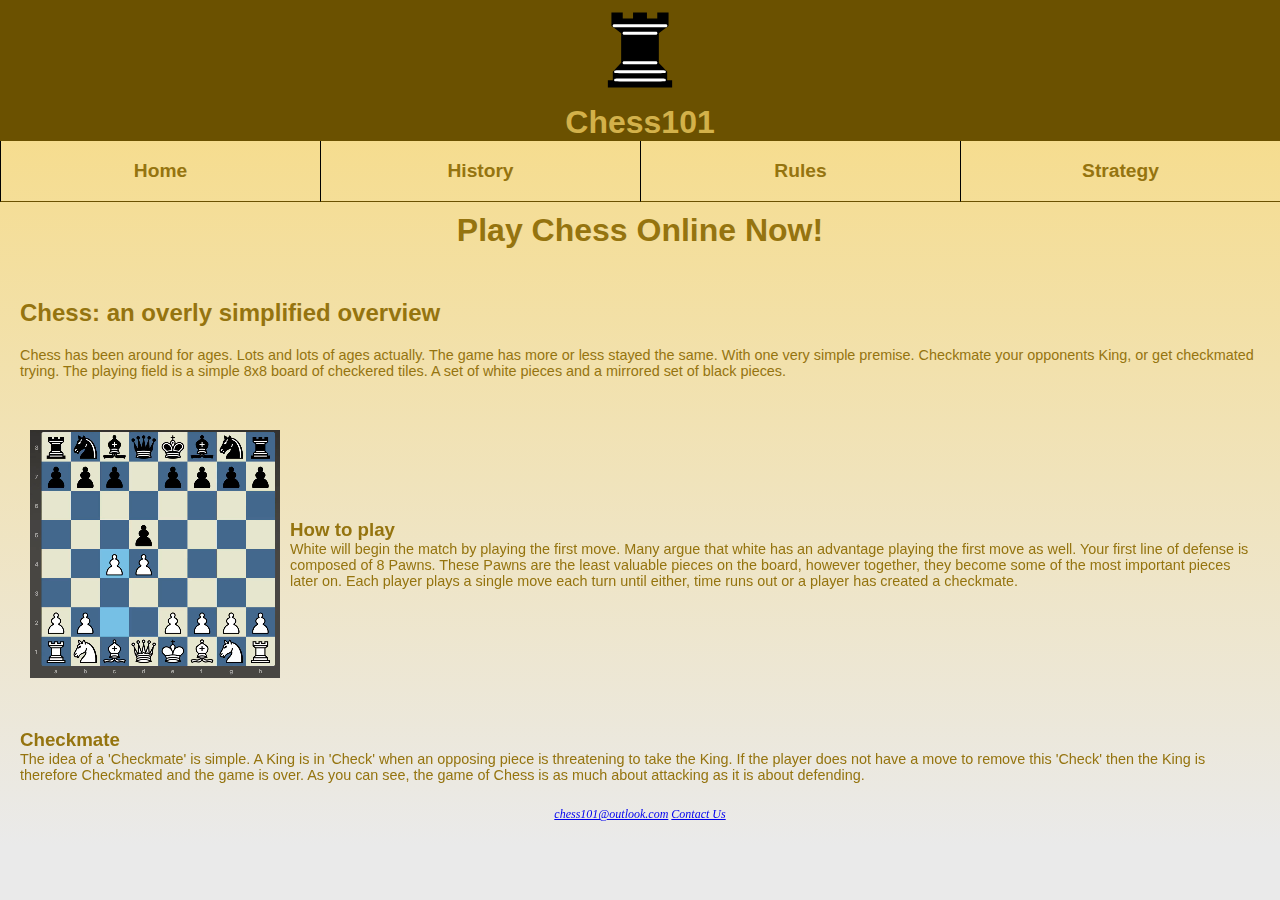
<file: index.html>
<!DOCTYPE html>
<html lang="en">

<head>
    <title>Chess101 - Home</title>
    <meta charset="UTF-8">
    <meta name="viewport" content="width=device-width,initial-scale=1">
    <meta name="description" content="An overview of chess and chess history">
    <link rel="stylesheet" href="styles.css">
</head>

<body>
    <div id="wrapper">
        <header>
            <a href="index.html">
                <img id="rookLogo" src="/assets/rookLogo.svg" alt="image of rook piece">
                <h1>Chess101</h1>
            </a>
        </header>

        <nav>
            <ul>
                <li><a href="index.html">Home</a></li>
                <li><a href="history.html">History</a></li>
                <li><a href="rules.html">Rules</a></li>
                <li><a href="strategy.html">Strategy</a></li>
            </ul>
        </nav>

        <main>
            <a href="https://www.chess.com" id="play-now">
                <h1>Play Chess Online Now!</h1>
            </a>

            <div class="heading">
                <h2>Chess: an overly simplified overview</h2>
                <p>
                    Chess has been around for ages. Lots and lots of ages actually. The game has more or less stayed
                    the same. With one very simple premise. Checkmate your opponents King, or get checkmated trying.
                    The playing field is a simple 8x8 board of checkered tiles. A set of white pieces and a
                    mirrored set of black pieces.
                </p>
            </div>

            <div class="subheading main-img-container">
                <video autoplay loop muted poster="assets/ChessboardStart.png" class="main-img">
                    <source src="assets/chessVideo.mp4" type="video/mp4">
                    <source src="assets/chessVideo.mov" type="video/mov">
                </video>
                <div id="main-img-subheading">
                    <h3>How to play</h3>
                    <p>
                        White will begin the match by playing the first move. Many argue that white has an advantage
                        playing the first move as well. Your first line of defense is composed of 8 Pawns. These Pawns
                        are the least valuable pieces on the board, however together, they become some of the most
                        important pieces later on. Each player plays a single move each turn until either, time runs out
                        or
                        a player has created a checkmate.
                    </p>
                </div>
            </div>

            <div class="subheading">
                <h3>Checkmate</h3>
                <p>
                    The idea of a 'Checkmate' is simple. A King is in 'Check' when an opposing piece is threatening
                    to take the King. If the player does not have a move to remove this 'Check' then the King is
                    therefore
                    Checkmated and the game is over. As you can see, the game of Chess is as much about attacking as it
                    is about
                    defending.
                </p>
            </div>
        </main>

        <footer>
            <a href="mailto:chess101@outlook.com">chess101@outlook.com</a>
            <a href="contact.html">Contact Us</a>
        </footer>
    </div>
</body>

</html>
</file>
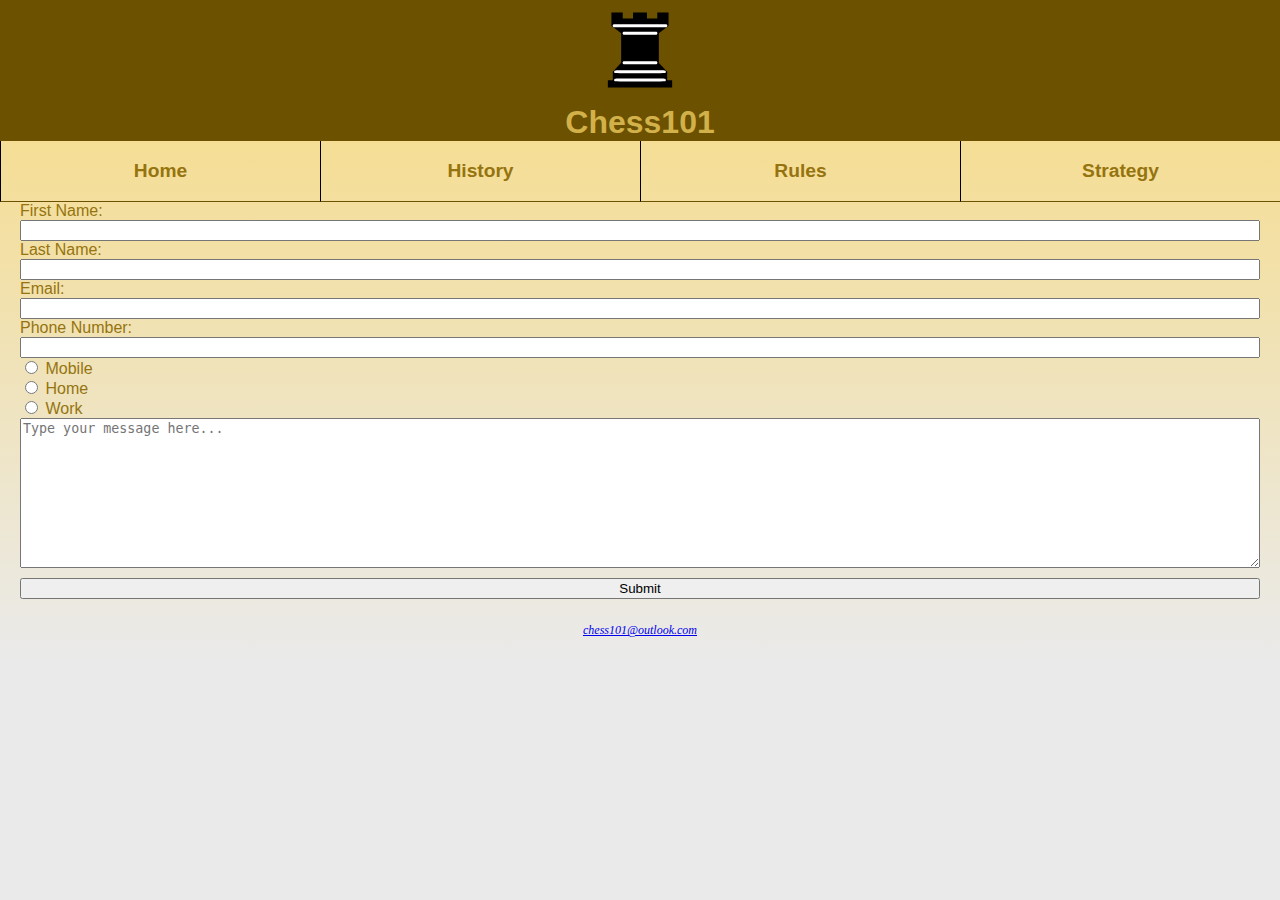
<file: contact.html>
<!DOCTYPE html>
<html lang="en">

<head>
    <title>Chess101 - Contact Us</title>
    <meta charset="UTF-8">
    <meta name="viewport" content="width=device-width,initial-scale=1">
    <meta name="description" content="Contact Us Chess101.com">
    <link rel="stylesheet" href="styles.css">
</head>

<body>
    <div id="wrapper">
        <header>
            <a href="index.html">
                <img id="rookLogo" src="/assets/rookLogo.svg" alt="image of rook piece">
                <h1>Chess101</h1>
            </a>
        </header>

        <nav>
            <ul>
                <li><a href="index.html">Home</a></li>
                <li><a href="history.html">History</a></li>
                <li><a href="rules.html">Rules</a></li>
                <li><a href="strategy.html">Strategy</a></li>
            </ul>
        </nav>

        <main>
            <form action="#">
                <label for="FirstName">First Name: </label>
                <input name="FirstName" type="text" id="FirstName">

                <label for="LastName">Last Name: </label>
                <input name="LastName" type="text" id="LastName">

                <label for="Email">Email: </label>
                <input name="Email" type="email" id="Email">


                <label for="PhoneNumber">Phone Number: </label>
                <input name="PhoneNumber" type="tel" id="PhoneNumber">

                <div id="form-phone-container">
                    <div>
                        <input type="radio" name="PhoneType" value="Mobile" id="Mobile">
                        <label for="Mobile">Mobile</label>
                    </div>
                    <div>
                        <input type="radio" name="PhoneType" value="Home" id="Home">
                        <label for="Home">Home</label>
                    </div>
                    <div>
                        <input type="radio" name="PhoneType" value="Work" id="Work">
                        <label for="Work">Work</label>
                    </div>
                </div>

                <textarea name="message" placeholder="Type your message here..."></textarea>

                <input type="submit">
            </form>
        </main>

        <footer>
            <a href="mailto:chess101@outlook.com">chess101@outlook.com</a>
        </footer>
    </div>
</body>

</html>
</file>
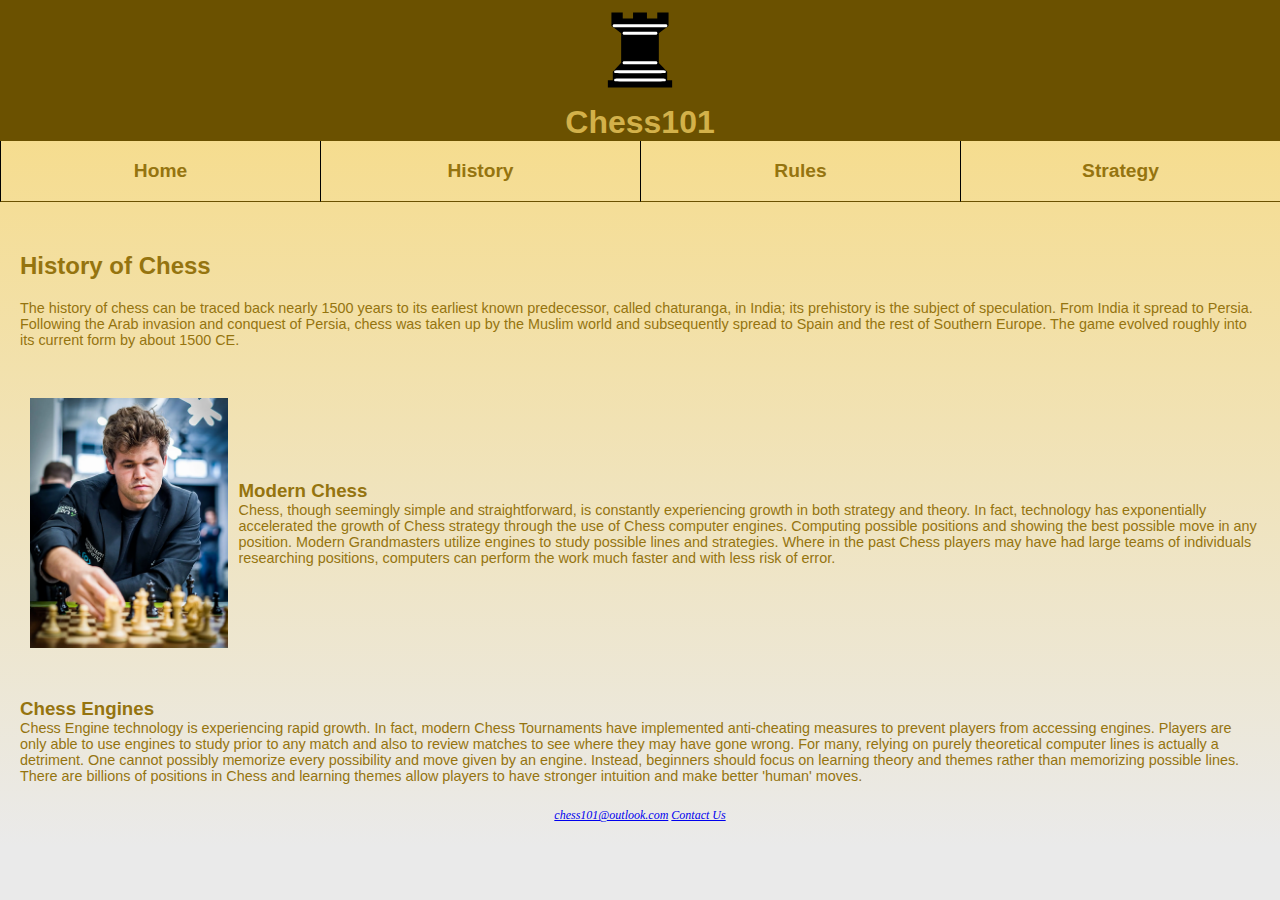
<file: history.html>
<!DOCTYPE html>
<html lang="en">

<head>
    <title>Chess101 - History</title>
    <meta charset="UTF-8">
    <meta name="viewport" content="width=device-width,initial-scale=1">
    <meta name="description" content="An overview of chess history">
    <link rel="stylesheet" href="styles.css">
</head>

<body>
    <div id="wrapper">
        <header>
            <a href="index.html">
                <img id="rookLogo" src="/assets/rookLogo.svg" alt="image of rook piece">
                <h1>Chess101</h1>
            </a>
        </header>

        <nav>
            <ul>
                <li><a href="index.html">Home</a></li>
                <li><a href="history.html">History</a></li>
                <li><a href="rules.html">Rules</a></li>
                <li><a href="strategy.html">Strategy</a></li>
            </ul>
        </nav>

        <main>
            <div class="heading">
                <h2>History of Chess</h2>
                <p>
                    The history of chess can be traced back nearly 1500 years to its earliest known
                    predecessor, called chaturanga, in India; its prehistory is the subject of speculation.
                    From India it spread to Persia. Following the Arab invasion and conquest of Persia,
                    chess was taken up by the Muslim world and subsequently spread to Spain and the rest
                    of Southern Europe. The game evolved roughly into its current form by about 1500 CE.
                </p>
            </div>

            <div class="subheading main-img-container">
                <img src="assets/magnus.png" class="main-img"
                    alt="Image of Chess GrandMaster and World Champion Magnus Carlsen">
                <div id="main-img-subheading">
                    <h3>Modern Chess</h3>
                    <p>
                        Chess, though seemingly simple and straightforward, is constantly experiencing growth
                        in both strategy and theory. In fact, technology has exponentially accelerated the growth
                        of Chess strategy through the use of Chess computer engines. Computing possible positions
                        and showing the best possible move in any position. Modern Grandmasters utilize engines to
                        study possible lines and strategies. Where in the past Chess players may have had large teams
                        of individuals researching positions, computers can perform the work much faster and with less
                        risk of error.
                    </p>
                </div>
            </div>

            <div class="subheading">
                <h3>Chess Engines</h3>
                <p>
                    Chess Engine technology is experiencing rapid growth. In fact, modern Chess Tournaments have
                    implemented anti-cheating measures to prevent players from accessing engines. Players are only able
                    to use engines to study prior to any match and also to review matches to see where they may have
                    gone
                    wrong. For many, relying on purely theoretical computer lines is actually a detriment. One cannot
                    possibly
                    memorize every possibility and move given by an engine. Instead, beginners should focus on learning
                    theory
                    and themes rather than memorizing possible lines. There are billions of positions in Chess and
                    learning
                    themes allow players to have stronger intuition and make better 'human' moves.
                </p>
            </div>
        </main>

        <footer>
            <a href="mailto:chess101@outlook.com">chess101@outlook.com</a>
            <a href="contact.html">Contact Us</a>
        </footer>
    </div>
</body>

</html>
</file>
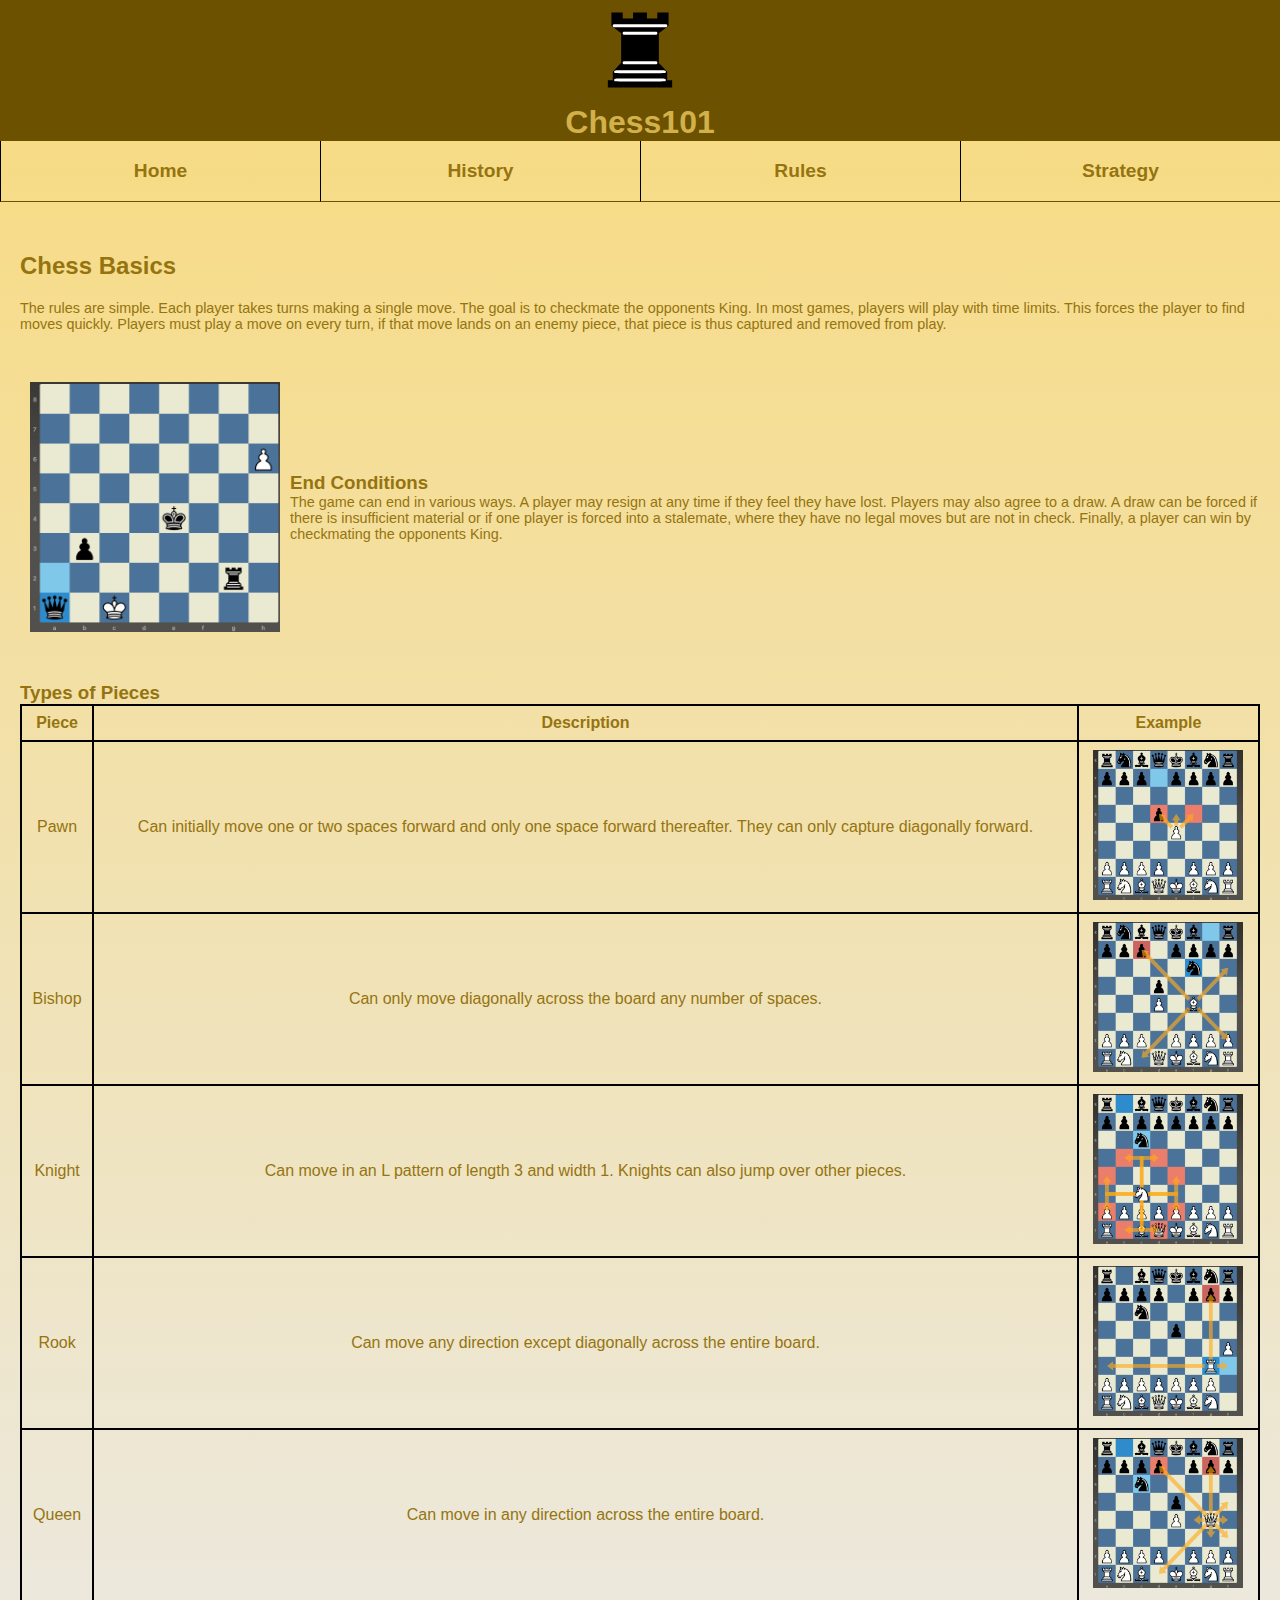
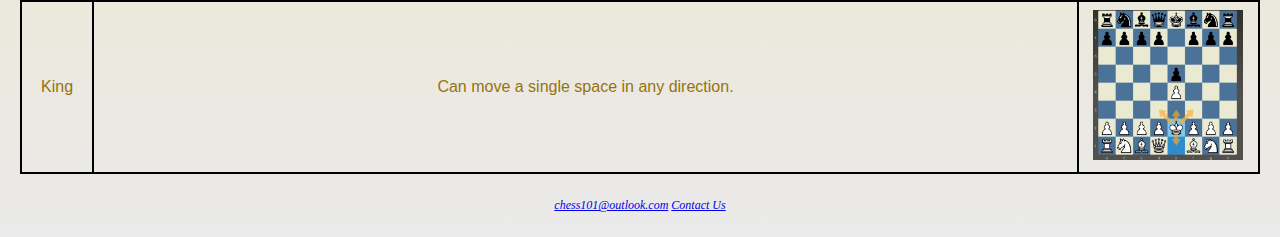
<file: rules.html>
<!DOCTYPE html>
<html lang="en">

<head>
    <title>Chess101 - Rules</title>
    <meta charset="UTF-8">
    <meta name="viewport" content="width=device-width,initial-scale=1">
    <meta name="description" content="An overview of the rules of chess">
    <link rel="stylesheet" href="styles.css">
</head>

<body>
    <div id="wrapper">
        <header>
            <a href="index.html">
                <img id="rookLogo" src="/assets/rookLogo.svg" alt="image of rook piece">
                <h1>Chess101</h1>
            </a>
        </header>

        <nav>
            <ul>
                <li><a href="index.html">Home</a></li>
                <li><a href="history.html">History</a></li>
                <li><a href="rules.html">Rules</a></li>
                <li><a href="strategy.html">Strategy</a></li>
            </ul>
        </nav>

        <main>
            <div class="heading">
                <h2>Chess Basics</h2>
                <p>
                    The rules are simple. Each player takes turns making a single move. The goal is to checkmate
                    the opponents King. In most games, players will play with time limits. This forces the player
                    to find moves quickly. Players must play a move on every turn, if that move lands on an enemy
                    piece, that piece is thus captured and removed from play.
                </p>
            </div>

            <div class="subheading main-img-container">
                <img src="assets/endConditions.png" class="main-img" alt="chess checkmate">
                <div id="main-img-subheading">
                    <h3>End Conditions</h3>
                    <p>
                        The game can end in various ways. A player may resign at any time if they feel they have lost.
                        Players may also agree to a draw. A draw can be forced if there is insufficient material or
                        if one player is forced into a stalemate, where they have no legal moves but are not in check.
                        Finally, a player can win by checkmating the opponents King.
                    </p>
                </div>
            </div>

            <div class="subheading table-container">
                <h3>Types of Pieces</h3>
                <table>
                    <tr>
                        <th>Piece</th>
                        <th>Description</th>
                        <th>Example</th>
                    </tr>
                    <tr>
                        <td>Pawn</td>
                        <td>Can initially move one or two spaces forward and only one space forward thereafter.
                            They can only capture diagonally forward.</td>
                        <td><img src="assets/moveImages/pawnMove.png" alt="pawn image"></td>
                    </tr>
                    <tr>
                        <td>Bishop</td>
                        <td>Can only move diagonally across the board any number of spaces.</td>
                        <td><img src="assets/moveImages/bishopMove.png" alt="bishop image"></td>
                    </tr>
                    <tr>
                        <td>Knight</td>
                        <td>Can move in an L pattern of length 3 and width 1. Knights can also jump over other pieces.
                        </td>
                        <td><img src="assets/moveImages/knightMove.png" alt="knight image"></td>
                    </tr>
                    <tr>
                        <td>Rook</td>
                        <td>Can move any direction except diagonally across the entire board.</td>
                        <td><img src="assets/moveImages/rookMove.png" alt="rook image"></td>
                    </tr>
                    <tr>
                        <td>Queen</td>
                        <td>Can move in any direction across the entire board.</td>
                        <td><img src="assets/moveImages/queenMove.png" alt="queen image"></td>
                    </tr>
                    <tr>
                        <td>King</td>
                        <td>Can move a single space in any direction.</td>
                        <td><img src="assets/moveImages/kingMove.png" alt="king image"></td>
                    </tr>
                </table>
            </div>
        </main>

        <footer>
            <a href="mailto:chess101@outlook.com">chess101@outlook.com</a>
            <a href="contact.html">Contact Us</a>
        </footer>
    </div>
</body>

</html>
</file>
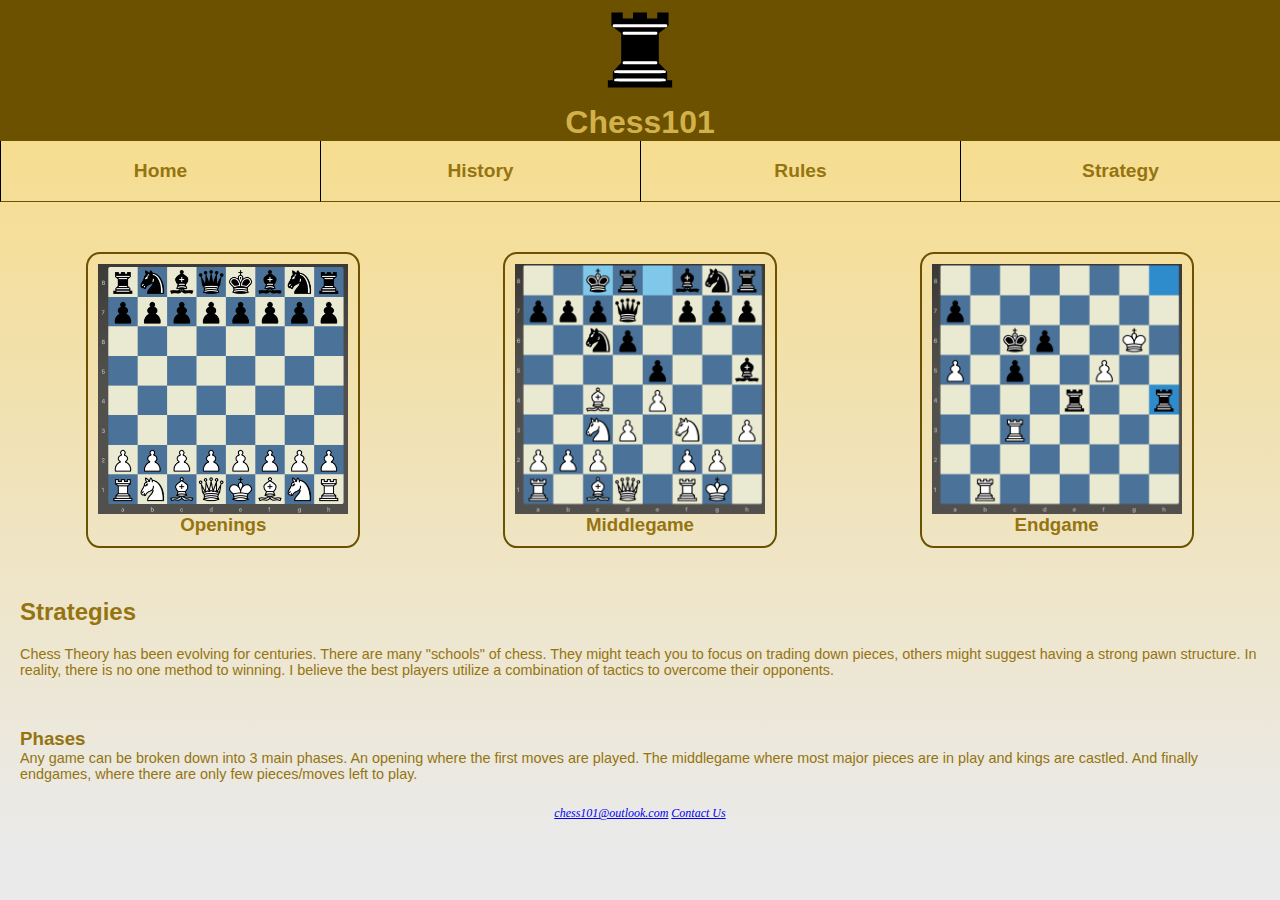
<file: strategy.html>
<!DOCTYPE html>
<html lang="en">

<head>
    <title>Chess101 - Strategy</title>
    <meta charset="UTF-8">
    <meta name="viewport" content="width=device-width,initial-scale=1">
    <meta name="description" content="An overview of chess strategies">
    <link rel="stylesheet" href="styles.css">
</head>

<body>
    <div id="wrapper">
        <header>
            <a href="index.html">
                <img id="rookLogo" src="/assets/rookLogo.svg" alt="image of rook piece">
                <h1>Chess101</h1>
            </a>
        </header>

        <nav>
            <ul>
                <li><a href="index.html">Home</a></li>
                <li><a href="history.html">History</a></li>
                <li><a href="rules.html">Rules</a></li>
                <li><a href="strategy.html">Strategy</a></li>
            </ul>
        </nav>

        <div class="subheading img-nav-container">
            <a href="/strategies/openings.html">
                <img src="/assets/ChessboardStart.png" class="main-img" alt="starting position of chessboard">
                <h3>Openings</h3>
            </a>
            <a href="/strategies/middlegame.html">
                <img src="/assets/middlegame.png" class="main-img" alt="middlegame position of chessboard">
                <h3>Middlegame</h3>
            </a>
            <a href="/strategies/endgame.html">
                <img src="/assets/endgame.png" class="main-img" alt="endgame postion of chessboard">
                <h3>Endgame</h3>
            </a>
        </div>

        <main>
            <div class="heading">
                <h2>Strategies</h2>
                <p>
                    Chess Theory has been evolving for centuries. There are many "schools" of chess.
                    They might teach you to focus on trading down pieces, others might suggest having
                    a strong pawn structure. In reality, there is no one method to winning. I believe the
                    best players utilize a combination of tactics to overcome their opponents.
                </p>
            </div>

            <div class="subheading">
                <div>
                    <h3>Phases</h3>
                    <p>
                        Any game can be broken down into 3 main phases. An opening where the
                        first moves are played. The middlegame where most major pieces are in play
                        and kings are castled. And finally endgames, where there are only few pieces/moves
                        left to play.
                    </p>
                </div>
            </div>
        </main>

        <footer>
            <a href="mailto:chess101@outlook.com">chess101@outlook.com</a>
            <a href="contact.html">Contact Us</a>
        </footer>
    </div>
</body>

</html>
</file>
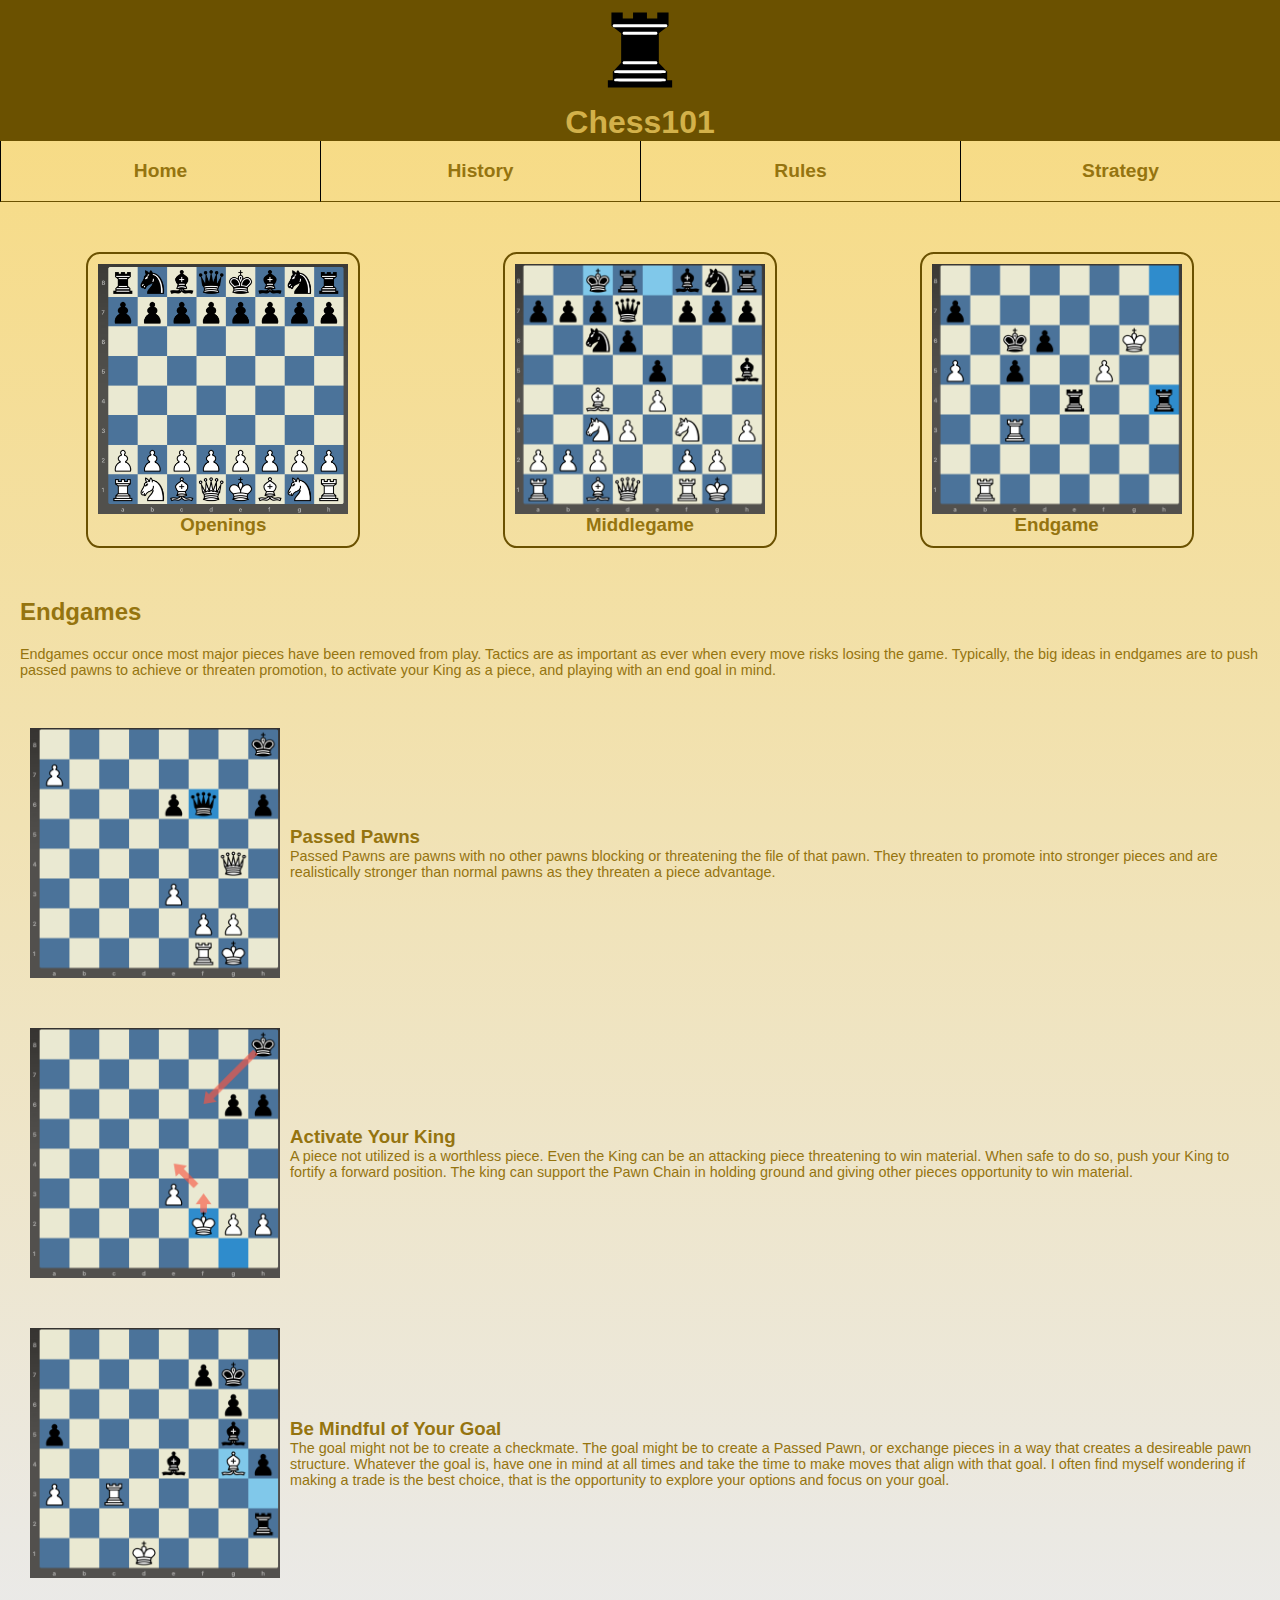
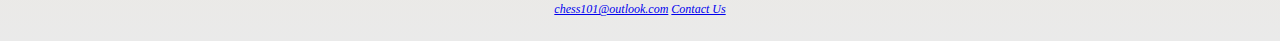
<file: strategies/endgame.html>
<!DOCTYPE html>
<html lang="en">

<head>
    <title>Chess101 - Endgame</title>
    <meta charset="UTF-8">
    <meta name="viewport" content="width=device-width,initial-scale=1">
    <meta name="description" content="An overview of chess endgames">
    <link rel="stylesheet" href="../styles.css">
</head>

<body>
    <div id="wrapper">
        <header>
            <a href="../index.html">
                <img id="rookLogo" src="../assets/rookLogo.svg" alt="image of rook piece">
                <h1>Chess101</h1>
            </a>
        </header>

        <nav>
            <ul>
                <li><a href="../index.html">Home</a></li>
                <li><a href="../history.html">History</a></li>
                <li><a href="../rules.html">Rules</a></li>
                <li><a href="../strategy.html">Strategy</a></li>
            </ul>
        </nav>

        <div class="subheading img-nav-container">
            <a href="/strategies/openings.html">
                <img src="/assets/ChessboardStart.png" class="main-img" alt="starting position of chessboard">
                <h3>Openings</h3>
            </a>
            <a href="/strategies/middlegame.html">
                <img src="../assets/middlegame.png" class="main-img" alt="middlegame position of chessboard">
                <h3>Middlegame</h3>
            </a>
            <a href="/strategies/endgame.html">
                <img src="../assets/endgame.png" class="main-img" alt="endgame postion of chessboard">
                <h3>Endgame</h3>
            </a>
        </div>

        <main>
            <div class="heading strategy-heading">
                <h2>Endgames</h2>
                <p>
                    Endgames occur once most major pieces have been removed from play. Tactics are as important
                    as ever when every move risks losing the game. Typically, the big ideas in endgames are to
                    push passed pawns to achieve or threaten promotion, to activate your King as a piece,
                    and playing with an end goal in mind.
                </p>
            </div>

            <div class="subheading main-img-container">
                <img src="../assets/passedPawn.png" class="main-img" alt="image of spanish opening">
                <div>
                    <h3>Passed Pawns</h3>
                    <p>
                        Passed Pawns are pawns with no other pawns blocking or threatening the file of that pawn. They
                        threaten to promote into stronger pieces and are realistically stronger than normal pawns as
                        they
                        threaten a piece advantage.
                    </p>
                </div>
            </div>

            <div class="subheading main-img-container">
                <img src="../assets/activateKing.png" class="main-img" alt="image of italian opening">
                <div>
                    <h3>Activate Your King</h3>
                    <p>
                        A piece not utilized is a worthless piece. Even the King can be an attacking piece threatening
                        to win material. When safe to do so, push your King to fortify a forward position. The king
                        can support the Pawn Chain in holding ground and giving other pieces opportunity to win
                        material.
                    </p>
                </div>
            </div>

            <div class="subheading main-img-container">
                <img src="../assets/playWithPlan.png" class="main-img" alt="image of Sicilian defense">
                <div>
                    <h3>Be Mindful of Your Goal</h3>
                    <p>
                        The goal might not be to create a checkmate. The goal might be to create a Passed Pawn, or
                        exchange pieces in a way that creates a desireable pawn structure. Whatever the goal is,
                        have one in mind at all times and take the time to make moves that align with that goal.
                        I often find myself wondering if making a trade is the best choice, that is the opportunity
                        to explore your options and focus on your goal.
                    </p>
                </div>
            </div>
        </main>

        <footer>
            <a href="mailto:chess101@outlook.com">chess101@outlook.com</a>
            <a href="../contact.html">Contact Us</a>
        </footer>
    </div>
</body>

</html>
</file>
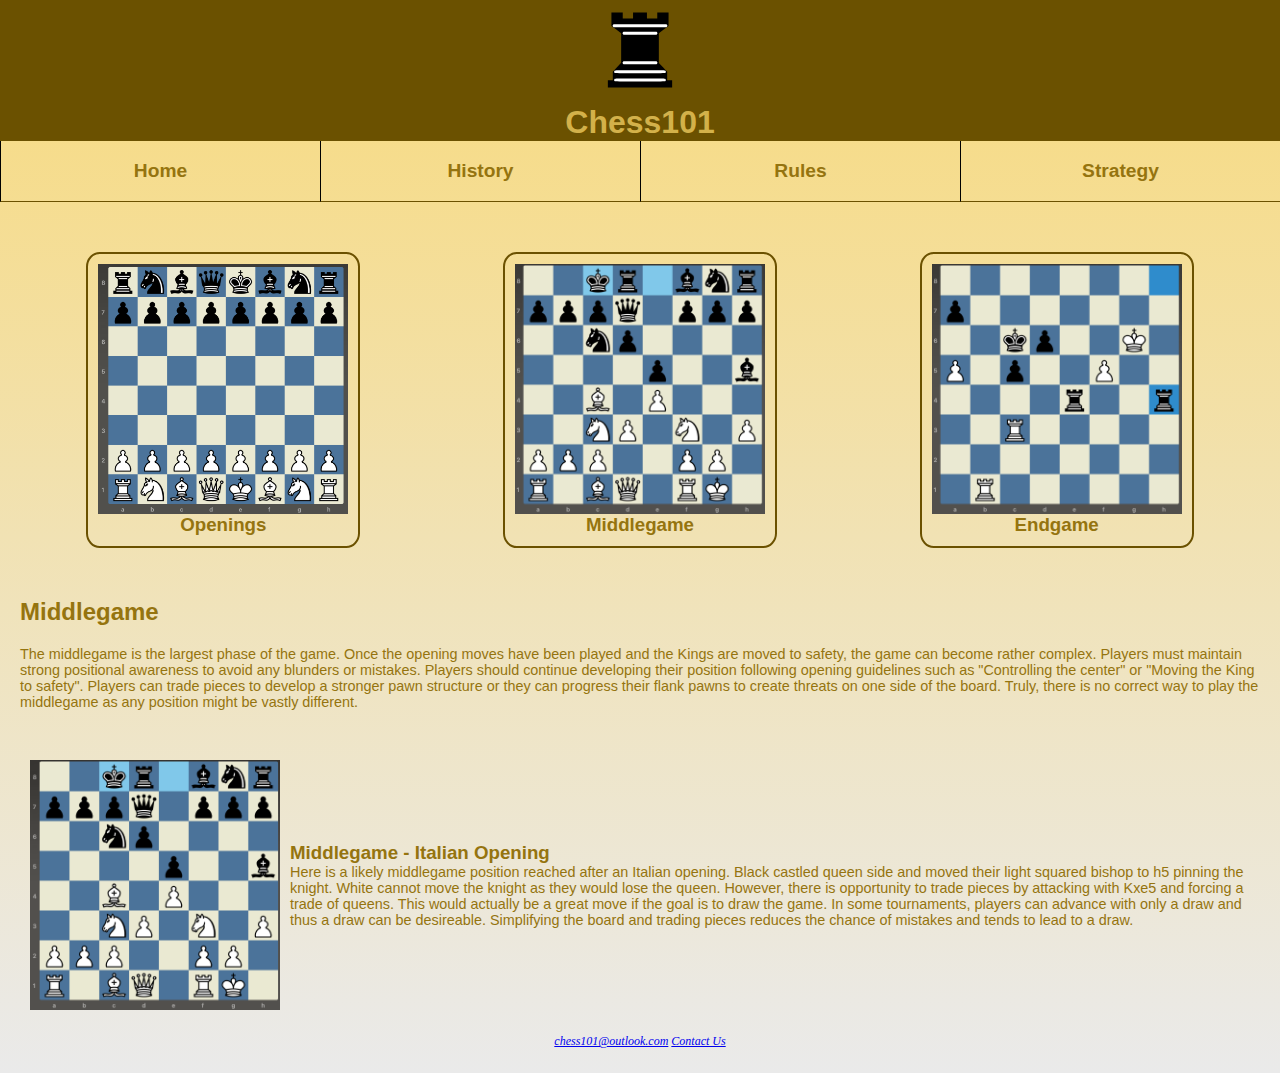
<file: strategies/middlegame.html>
<!DOCTYPE html>
<html lang="en">

<head>
    <title>Chess101 - Middlegame</title>
    <meta charset="UTF-8">
    <meta name="viewport" content="width=device-width,initial-scale=1">
    <meta name="description" content="An overview of chess middlegame">
    <link rel="stylesheet" href="../styles.css">
</head>

<body>
    <div id="wrapper">
        <header>
            <a href="../index.html">
                <img id="rookLogo" src="../assets/rookLogo.svg" alt="image of rook piece">
                <h1>Chess101</h1>
            </a>
        </header>

        <nav>
            <ul>
                <li><a href="../index.html">Home</a></li>
                <li><a href="../history.html">History</a></li>
                <li><a href="../rules.html">Rules</a></li>
                <li><a href="../strategy.html">Strategy</a></li>
            </ul>
        </nav>

        <div class="subheading img-nav-container">
            <a href="/strategies/openings.html">
                <img src="/assets/ChessboardStart.png" class="main-img" alt="starting position of chessboard">
                <h3>Openings</h3>
            </a>
            <a href="/strategies/middlegame.html">
                <img src="../assets/middlegame.png" class="main-img" alt="middlegame position of chessboard">
                <h3>Middlegame</h3>
            </a>
            <a href="/strategies/endgame.html">
                <img src="../assets/endgame.png" class="main-img" alt="endgame postion of chessboard">
                <h3>Endgame</h3>
            </a>
        </div>

        <main>
            <div class="heading strategy-heading">
                <h2>Middlegame</h2>
                <p>
                    The middlegame is the largest phase of the game. Once the opening moves have been played and
                    the Kings are moved to safety, the game can become rather complex. Players must maintain strong
                    positional awareness to avoid any blunders or mistakes. Players should continue developing their
                    position following opening guidelines such as "Controlling the center" or "Moving the King to
                    safety".
                    Players can trade pieces to develop a stronger pawn structure or they can progress their flank pawns
                    to create threats on one side of the board. Truly, there is no correct way to play the middlegame
                    as any position might be vastly different.
                </p>
            </div>

            <div class="subheading main-img-container">
                <img src="../assets/middlegameExample.png" class="main-img" alt="example of a middlegame position">
                <div>
                    <h3>Middlegame - Italian Opening</h3>
                    <p>
                        Here is a likely middlegame position reached after an Italian opening. Black castled queen side
                        and moved their light squared bishop to h5 pinning the knight. White cannot move the knight as
                        they would lose the queen. However, there is opportunity to trade pieces by attacking with Kxe5
                        and forcing a trade of queens. This would actually be a great move if the goal is to draw the
                        game. In some tournaments, players can advance with only a draw and thus a draw can be
                        desireable.
                        Simplifying the board and trading pieces reduces the chance of mistakes and tends to lead to a
                        draw.
                    </p>
                </div>
            </div>
        </main>

        <footer>
            <a href="mailto:chess101@outlook.com">chess101@outlook.com</a>
            <a href="../contact.html">Contact Us</a>
        </footer>
    </div>
</body>

</html>
</file>
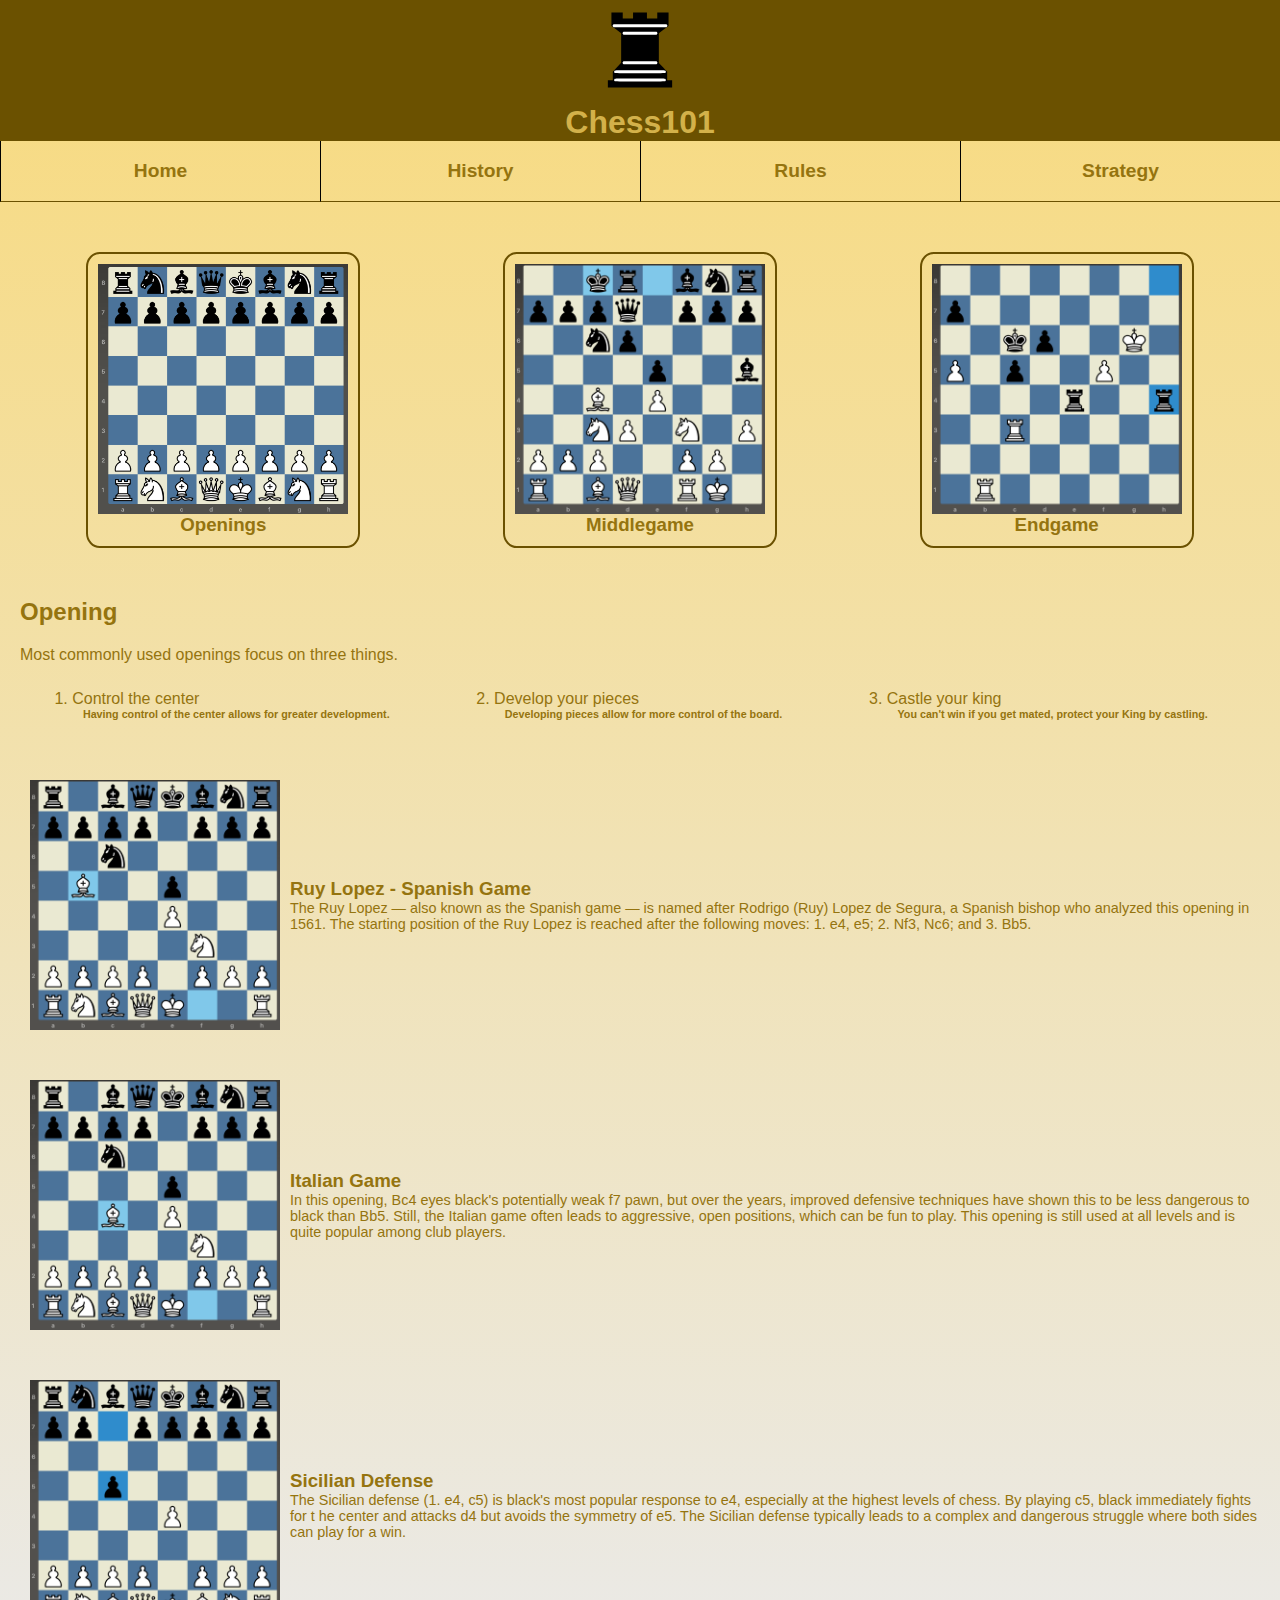
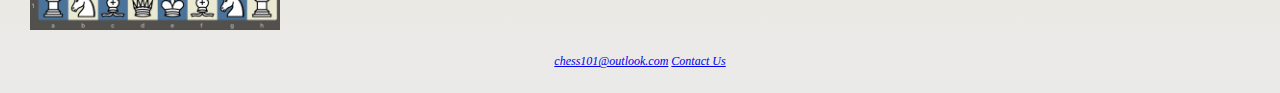
<file: strategies/openings.html>
<!DOCTYPE html>
<html lang="en">

<head>
    <title>Chess101 - Openings</title>
    <meta charset="UTF-8">
    <meta name="viewport" content="width=device-width,initial-scale=1">
    <meta name="description" content="An overview of chess openings">
    <link rel="stylesheet" href="../styles.css">
</head>

<body>
    <div id="wrapper">
        <header>
            <a href="../index.html">
                <img id="rookLogo" src="../assets/rookLogo.svg" alt="image of rook piece">
                <h1>Chess101</h1>
            </a>
        </header>

        <nav>
            <ul>
                <li><a href="../index.html">Home</a></li>
                <li><a href="../history.html">History</a></li>
                <li><a href="../rules.html">Rules</a></li>
                <li><a href="../strategy.html">Strategy</a></li>
            </ul>
        </nav>

        <div class="subheading img-nav-container">
            <a href="/strategies/openings.html">
                <img src="/assets/ChessboardStart.png" class="main-img" alt="starting position of chessboard">
                <h3>Openings</h3>
            </a>
            <a href="/strategies/middlegame.html">
                <img src="../assets/middlegame.png" class="main-img" alt="middlegame position of chessboard">
                <h3>Middlegame</h3>
            </a>
            <a href="/strategies/endgame.html">
                <img src="../assets/endgame.png" class="main-img" alt="endgame postion of chessboard">
                <h3>Endgame</h3>
            </a>
        </div>

        <main>
            <div class="heading strategy-heading">
                <h2>Opening</h2>
                Most commonly used openings focus on three things.
                <ol>
                    <li>
                        Control the center
                        <h6>Having control of the center allows for greater development.</h6>
                    </li>

                    <li>
                        Develop your pieces
                        <h6>Developing pieces allow for more control of the board.</h6>
                    </li>

                    <li>
                        Castle your king
                        <h6>You can't win if you get mated, protect your King by castling.</h6>
                    </li>

                </ol>
            </div>

            <div class="subheading main-img-container">
                <img src="../assets/spanishOpening.png" class="main-img" alt="image of spanish opening">
                <div>
                    <h3>Ruy Lopez - Spanish Game</h3>
                    <p>
                        The Ruy Lopez — also known as the Spanish game — is named after
                        Rodrigo (Ruy) Lopez de Segura, a Spanish bishop who analyzed this
                        opening in 1561. The starting position of the Ruy Lopez is reached
                        after the following moves: 1. e4, e5; 2. Nf3, Nc6; and 3. Bb5.
                    </p>
                </div>
            </div>

            <div class="subheading main-img-container">
                <img src="../assets/italianOpening.png" class="main-img" alt="image of italian opening">
                <div>
                    <h3>Italian Game</h3>
                    <p>
                        In this opening, Bc4 eyes black's potentially weak f7 pawn,
                        but over the years, improved defensive techniques have shown
                        this to be less dangerous to black than Bb5. Still, the
                        Italian game often leads to aggressive, open positions,
                        which can be fun to play. This opening is still used at all
                        levels and is quite popular among club players.
                    </p>
                </div>
            </div>

            <div class="subheading main-img-container">
                <img src="../assets/sicilianOpening.png" class="main-img" alt="image of Sicilian defense">
                <div>
                    <h3>Sicilian Defense</h3>
                    <p>
                        The Sicilian defense (1. e4, c5) is
                        black's most popular response to e4,
                        especially at the highest levels of chess.
                        By playing c5, black immediately fights for t
                        he center and attacks d4 but avoids the symmetry of e5.
                        The Sicilian defense typically leads to a complex and
                        dangerous struggle where both sides can play for a win.
                    </p>
                </div>
            </div>
        </main>

        <footer>
            <a href="mailto:chess101@outlook.com">chess101@outlook.com</a>
            <a href="../contact.html">Contact Us</a>
        </footer>
    </div>
</body>

</html>
</file>
<file: styles.css>
/* CSS - Cascading Style Sheet */
/* Palette color codes */
/* Palette URL: http://paletton.com/#uid=11b0u0kp3mYfSvbkQqxsHiL-gdv */
/* Colors below used as reference for color scheme */

/* As hex codes */
.color-primary-0 {
    color: #B79328
}

/* Main Primary color */
.color-primary-1 {
    color: #F8DA7D
}

.color-primary-2 {
    color: #D3B14A
}

.color-primary-3 {
    color: #95740F
}

.color-primary-4 {
    color: #6B5100
}

/* Relevant CSS Below */

* {
    box-sizing: border-box;
}

body {
    color: #95740F;
    font-family: Arial, Helvetica, sans-serif;
    background-color: #EAEAEA;
    margin: auto;
}

#wrapper {
    background: linear-gradient(#F8DA7D, #EAEAEA);
}

header {
    background-color: #6B5100;
    text-align: center;
}

header a {
    text-decoration: none;
    color: #D3B14A
}

header a:hover {
    color: #95740F;
}

h1 {
    margin: 0;
}

nav {
    font-weight: bold;
    padding: 0;
    font-size: 120%;
    text-align: center;
}

nav li {
    border-bottom: 1px solid #6B5100;
}

nav a {
    text-decoration: none;
    color: #95740F;
}

nav a:hover {
    color: #6B5100;
}

nav ul {
    list-style-type: none;
    margin: 0;
    padding-left: 0;
}

main {
    margin-left: 20px;
    margin-right: 20px;
}

.strategy-heading ol {
    display: flex;
    justify-content: space-around;
    padding: 0;
}

.strategy-heading li {
    margin: 10px;
}

.heading {
    margin-top: 25px;
}

.subheading {
    margin-top: 25px;
}

.main-img-container {
    display: flex;
    align-items: center;
    gap: 10px;
    margin-left: 10px;
}

.main-img {
    width: 100px;
    height: 100px;
}

.img-nav-container {
    display: flex;
    justify-content: space-around;
    align-items: center;
}

.img-nav-container a {
    display: flex;
    flex-direction: column;
    text-align: center;
    text-decoration: none;
    color: #95740F;
    border: 2px solid #6B5100;
    border-radius: 5%;
    padding: 10px;
}

.img-nav-container a:hover {
    color: #6B5100;
}

#rookLogo {
    height: 80px;
}

h3 {
    margin: auto;
}

h6 {
    margin: auto;
    padding-left: 1em;
}

p {
    margin: auto;
    font-size: 0.9em;
}

table {
    border: 2px solid black;
    border-collapse: collapse;
    width: 100%;
}

td,
th {
    padding: 0.5em;
    border: 2px solid black;
}

td {
    text-align: center;
}

td img {
    width: 150px;
    height: 150px;
}

footer {
    font-size: 75%;
    font-style: italic;
    text-align: center;
    font-family: Georgia, 'Times New Roman', serif;
    padding: 2em;
}

form {
    display: flex;
    flex-direction: column;
    flex-wrap: nowrap;
}

#form-phone-container {
    display: flex;
    flex-direction: column;
    flex-wrap: nowrap;
}

#play-now {
    text-align: center;
    text-decoration: none;
    color: #95740F;
}

#play-now h1 {
    margin-top: 10px;
}

#play-now:hover {
    color: #6B5100;
}

textarea {
    margin-bottom: 10px;
    height: 150px;
}

@media only screen and (min-width: 600px) {
    nav ul {
        display: flex;
        flex-wrap: wrap;
        justify-content: center;
    }

    nav li {
        border-left: 1px solid black;
        padding-top: 1em;
        padding-bottom: 1em;
        width: 25%;
    }

    .heading {
        margin-top: 50px;
    }

    .subheading {
        margin-top: 50px;
    }

    #rookLogo {
        height: 100px;
    }

    .main-img {
        height: 200px;
        width: 200px;
    }

    .img-nav-container {
        margin-left: 10px;
        margin-right: 10px;
    }
}

@media only screen and (min-width: 1024px) {
    .main-img {
        height: 250px;
        width: 250px;
    }

    .img-nav-container {
        margin-left: 15px;
        margin-right: 15px;
    }
}
</file>
